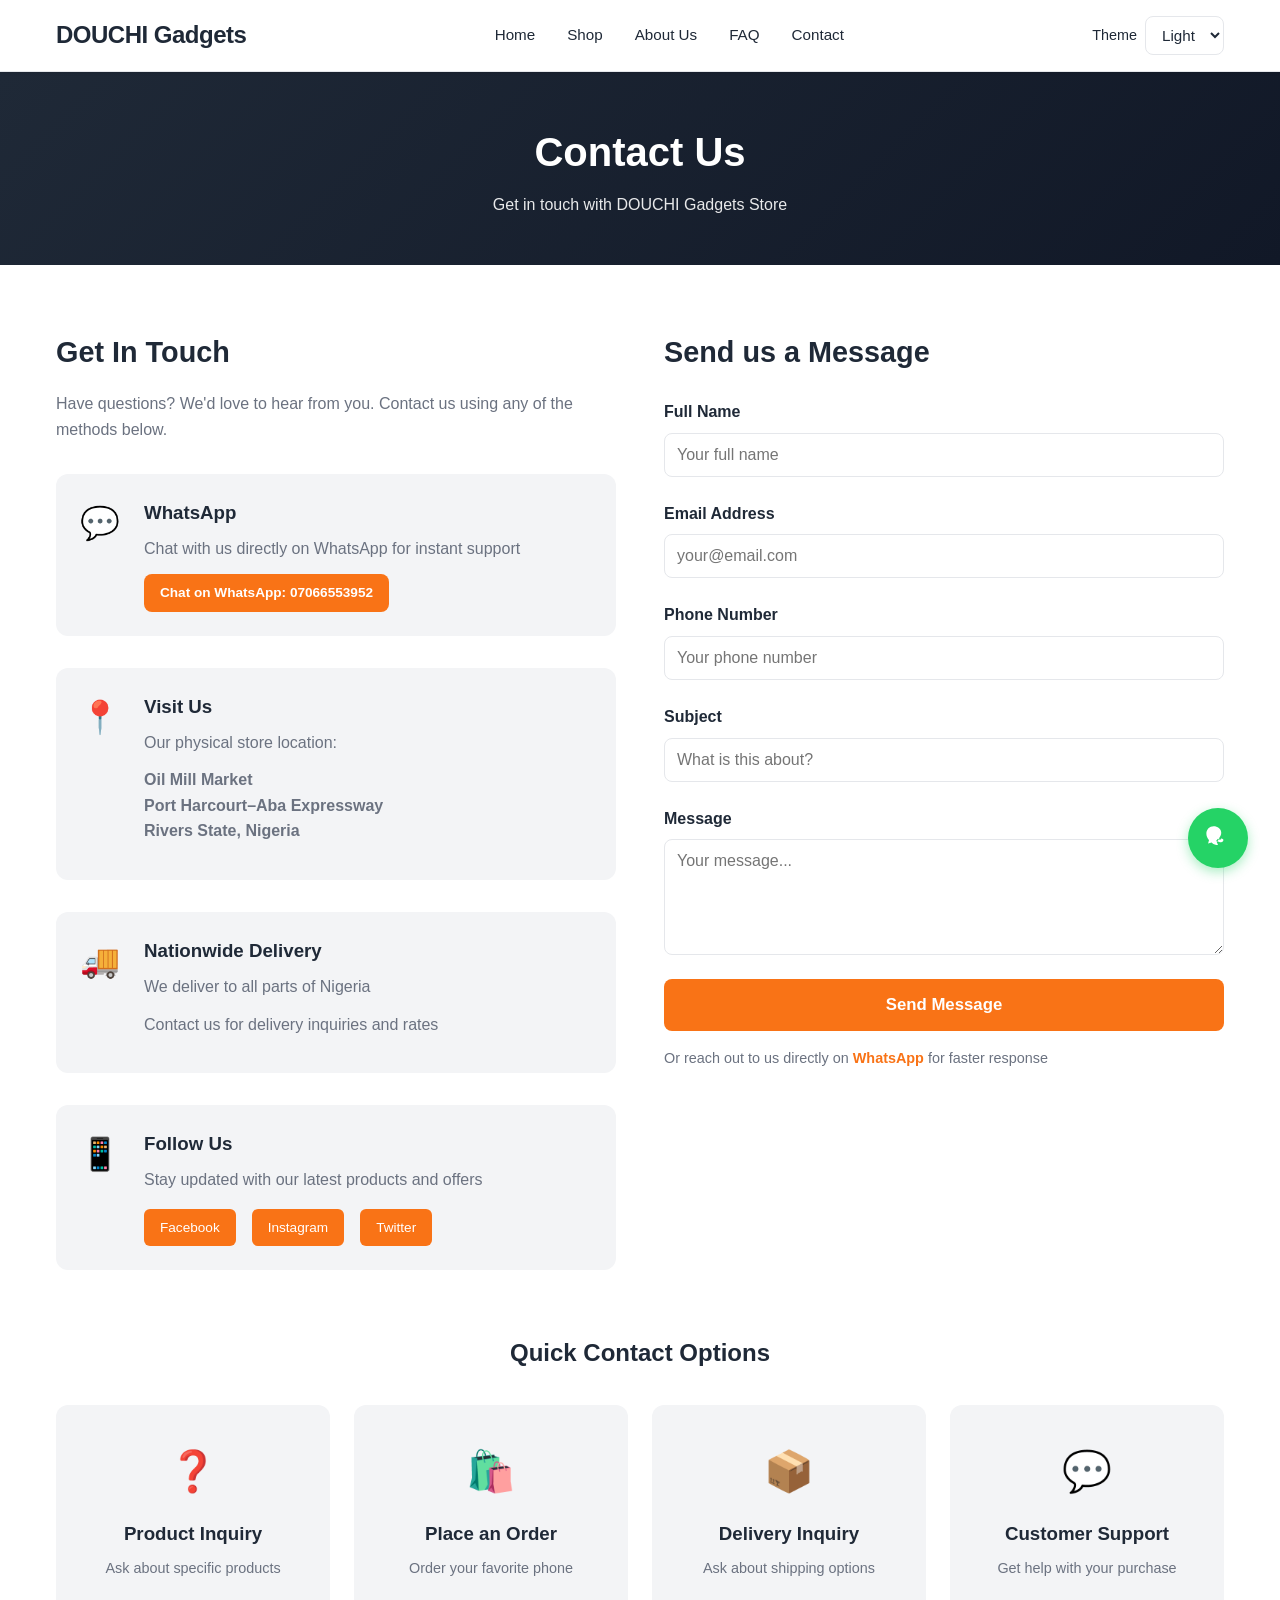
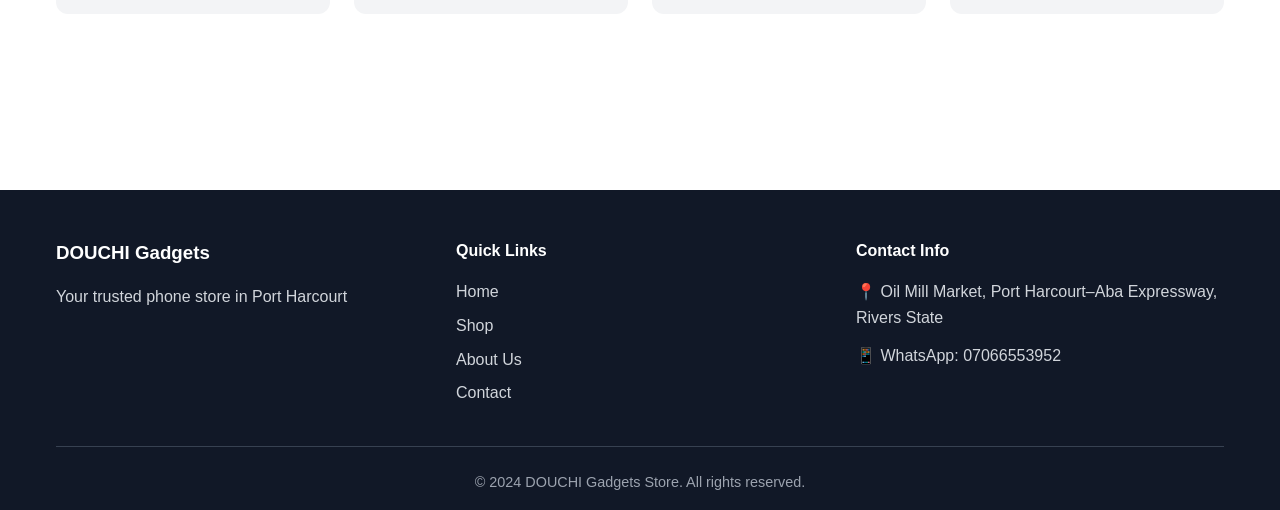
<file: contact.html>
<!DOCTYPE html>
<html lang="en">
<head>
    <meta charset="UTF-8">
    <meta name="viewport" content="width=device-width, initial-scale=1.0">
    <title>Contact Us - DOUCHI Gadgets Store</title>
    <link rel="stylesheet" href="styles.css">
</head>
<body>
    <!-- Navigation -->
    <nav class="navbar">
        <div class="nav-container">
            <div class="logo">
                <h1>DOUCHI Gadgets</h1>
            </div>
            <div class="nav-menu" id="navMenu">
                <a href="index.html" class="nav-link">Home</a>
                <a href="shop.html" class="nav-link">Shop</a>
                <a href="about.html" class="nav-link">About Us</a>
                <a href="faq.html" class="nav-link">FAQ</a>
                <a href="contact.html" class="nav-link active">Contact</a>
            </div>
            <div class="theme-switcher">
                <label for="themeSelect" class="theme-label">Theme</label>
                <select id="themeSelect" class="theme-select">
                    <option value="light">Light</option>
                    <option value="dark">Dark</option>
                </select>
            </div>
            <div class="hamburger" id="hamburger">
                <span></span>
                <span></span>
                <span></span>
            </div>
        </div>
    </nav>

    <!-- Page Header -->
    <div class="page-header">
        <div class="container">
            <h1>Contact Us</h1>
            <p>Get in touch with DOUCHI Gadgets Store</p>
        </div>
    </div>

    <!-- Contact Section -->
    <section class="contact-section">
        <div class="container">
            <div class="contact-content">
                <div class="contact-info">
                    <h2>Get In Touch</h2>
                    <p>Have questions? We'd love to hear from you. Contact us using any of the methods below.</p>

                    <div class="contact-methods">
                        <!-- WhatsApp -->
                        <div class="contact-method">
                            <div class="method-icon">💬</div>
                            <div class="method-content">
                                <h3>WhatsApp</h3>
                                <p>Chat with us directly on WhatsApp for instant support</p>
                                <a href="https://wa.me/2347066553952" target="_blank" class="btn btn-primary btn-small">
                                    Chat on WhatsApp: 07066553952
                                </a>
                            </div>
                        </div>

                        <!-- Location -->
                        <div class="contact-method">
                            <div class="method-icon">📍</div>
                            <div class="method-content">
                                <h3>Visit Us</h3>
                                <p>Our physical store location:</p>
                                <p><strong>Oil Mill Market<br>Port Harcourt–Aba Expressway<br>Rivers State, Nigeria</strong></p>
                            </div>
                        </div>

                        <!-- Delivery -->
                        <div class="contact-method">
                            <div class="method-icon">🚚</div>
                            <div class="method-content">
                                <h3>Nationwide Delivery</h3>
                                <p>We deliver to all parts of Nigeria</p>
                                <p>Contact us for delivery inquiries and rates</p>
                            </div>
                        </div>

                        <!-- Social Media -->
                        <div class="contact-method">
                            <div class="method-icon">📱</div>
                            <div class="method-content">
                                <h3>Follow Us</h3>
                                <p>Stay updated with our latest products and offers</p>
                                <div class="social-links">
                                    <a href="#" class="social-btn">Facebook</a>
                                    <a href="#" class="social-btn">Instagram</a>
                                    <a href="#" class="social-btn">Twitter</a>
                                </div>
                            </div>
                        </div>
                    </div>
                </div>

                <div class="contact-form-container">
                    <h2>Send us a Message</h2>
                    <form class="contact-form" id="contactForm">
                        <div class="form-group">
                            <label for="name">Full Name</label>
                            <input type="text" id="name" name="name" required placeholder="Your full name">
                        </div>

                        <div class="form-group">
                            <label for="email">Email Address</label>
                            <input type="email" id="email" name="email" required placeholder="your@email.com">
                        </div>

                        <div class="form-group">
                            <label for="phone">Phone Number</label>
                            <input type="tel" id="phone" name="phone" required placeholder="Your phone number">
                        </div>

                        <div class="form-group">
                            <label for="subject">Subject</label>
                            <input type="text" id="subject" name="subject" required placeholder="What is this about?">
                        </div>

                        <div class="form-group">
                            <label for="message">Message</label>
                            <textarea id="message" name="message" rows="5" required placeholder="Your message..."></textarea>
                        </div>

                        <button type="submit" class="btn btn-primary btn-large">Send Message</button>
                    </form>
                    <p class="form-note">Or reach out to us directly on <a href="https://wa.me/2347066553952" target="_blank">WhatsApp</a> for faster response</p>
                </div>
            </div>

            <!-- Quick Links -->
            <div class="quick-contact">
                <h2>Quick Contact Options</h2>
                <div class="quick-grid">
                    <a href="https://wa.me/2347066553952?text=Hi%20DOUCHI%20Gadgets!%20I%20have%20a%20product%20inquiry" target="_blank" class="quick-card">
                        <div class="quick-icon">❓</div>
                        <h3>Product Inquiry</h3>
                        <p>Ask about specific products</p>
                    </a>
                    <a href="https://wa.me/2347066553952?text=Hi%20DOUCHI%20Gadgets!%20I%20want%20to%20place%20an%20order" target="_blank" class="quick-card">
                        <div class="quick-icon">🛍️</div>
                        <h3>Place an Order</h3>
                        <p>Order your favorite phone</p>
                    </a>
                    <a href="https://wa.me/2347066553952?text=Hi%20DOUCHI%20Gadgets!%20What%20are%20your%20delivery%20options?" target="_blank" class="quick-card">
                        <div class="quick-icon">📦</div>
                        <h3>Delivery Inquiry</h3>
                        <p>Ask about shipping options</p>
                    </a>
                    <a href="https://wa.me/2347066553952?text=Hi%20DOUCHI%20Gadgets!%20I%20need%20customer%20support" target="_blank" class="quick-card">
                        <div class="quick-icon">💬</div>
                        <h3>Customer Support</h3>
                        <p>Get help with your purchase</p>
                    </a>
                </div>
            </div>
        </div>
    </section>

    <!-- Floating WhatsApp Button -->
    <a href="https://wa.me/2347066553952?text=Hi%20DOUCHI%20Gadgets!%20How%20can%20I%20help?" target="_blank" class="whatsapp-float">
        <svg xmlns="http://www.w3.org/2000/svg" viewBox="0 0 24 24" fill="white" width="24" height="24">
            <path d="M17.6915026,13.4744748 C17.40159,13.3836466 16.0154946,12.6893066 15.7694514,12.5968889 C15.5275632,12.5068075 15.3510469,12.4620474 15.1694301,12.6915026 C14.9914808,12.9179986 14.5345989,13.4624821 14.3826885,13.6448053 C14.2232357,13.8296881 14.0659305,13.8526662 13.776744,13.7601892 C13.4842268,13.6660395 12.5438021,13.3241192 11.4380587,12.3616557 C10.5943067,11.5965253 9.98614022,10.6538819 9.83043867,10.3628976 C9.67901266,10.0746701 9.81911033,9.92734766 9.9098722,9.83532776 C10.0012031,9.7433277 10.1121877,9.57956703 10.2031153,9.42810032 C10.2936229,9.27558156 10.3487079,9.16450486 10.4584134,8.98232841 C10.568715,8.79815649 10.5129201,8.6461652 10.4218925,8.55201849 C10.3314847,8.45786957 9.72928481,7.06155164 9.47793812,6.47283167 C9.23512503,5.89928954 8.98679624,5.97989408 8.79951815,5.97113968 C8.61747768,5.96282084 8.43969466,5.96156255 8.26137605,5.96156255 C8.08398011,5.96156255 7.7903566,6.04308909 7.54862193,6.33210555 C7.30688725,6.62112206 6.68261842,7.31583853 6.68261842,8.71215646 C6.68261842,10.108474 7.57115482,11.4565515 7.66274522,11.6388885 C7.75433562,11.821226 9.26962848,14.484191 11.7278436,15.5028741 C13.5849442,16.2389577 14.3949321,16.2919188 15.3616606,16.1364944 C15.9546842,16.0392525 16.8859266,15.5471607 17.1379886,15.0039986 C17.3887268,14.4602462 17.3887268,14.0102797 17.297822,13.8995264 C17.2046835,13.7862381 17.0279852,13.7294852 16.7877031,13.6328491 L17.6915026,13.4744748 Z M12.0045219,19.0724406 C9.66826786,19.0724406 7.61028844,18.2877791 6.12054976,16.9267347 L5.7036984,16.5695012 L2.1047681,17.3922221 L3.00472407,14.0272909 L2.66273316,13.6283321 C1.18341358,11.9725917 0.370816853,9.80644394 0.370816853,7.47396945 C0.370816853,3.42702723 3.57433626,0.224607394 7.62127819,0.224607394 C9.56845893,0.224607394 11.4108605,0.902808899 12.849798,2.09787122 C14.2882382,3.29309689 15.238296,4.98394269 15.238296,6.85493198 C15.238296,10.9018821 12.0514771,14.1046309 8.00453872,14.1046309 C7.14972606,14.1046309 6.32149628,13.9430872 5.54576213,13.6356855 L5.16844526,13.4829631 L4.56607957,13.6669029 L3.00472407,14.0272909 L3.40158905,12.547611 L3.53201661,11.976365 L3.25077486,11.5872065 C2.65272581,10.7249766 2.31940057,9.66533155 2.31940057,8.54841934 C2.31940057,5.70594869 4.57915046,3.44620118 7.42161995,3.44620118 C9.25137832,3.44620118 10.9428821,4.28316872 11.966196,5.60896023 C12.9890099,6.93475187 13.5604326,8.66271321 13.5604326,10.4917589 C13.5604326,13.2546196 11.8387833,15.5343127 9.43935526,15.5343127 C8.59098975,15.5343127 7.79049298,15.2456433 7.14972606,14.7389984 L6.77241016,14.4753911 L6.17924916,14.5883762 L5.07717156,14.8160005 L5.50403142,13.3706704 L5.6344589,12.8584825 L5.34323148,12.4769916 C4.92886562,11.9232268 4.68525108,11.2107066 4.68525108,10.4404738 C4.68525108,8.63156151 6.12054976,7.1882485 7.92945819,7.1882485 C9.06773749,7.1882485 10.1268001,7.64254988 10.85336293,8.3691131 C11.5799258,9.09568593 12.0337662,10.1527869 12.0337662,11.2912145 C12.0337662,12.5395234 11.4571766,13.6269213 10.5505308,14.3071918 L10.1850227,14.5723003 L10.1850227,14.5723003 Z"/>
        </svg>
    </a>

    <!-- Footer -->
    <footer class="footer">
        <div class="container">
            <div class="footer-content">
                <div class="footer-section">
                    <h3>DOUCHI Gadgets</h3>
                    <p>Your trusted phone store in Port Harcourt</p>
                </div>
                <div class="footer-section">
                    <h4>Quick Links</h4>
                    <ul>
                        <li><a href="index.html">Home</a></li>
                        <li><a href="shop.html">Shop</a></li>
                        <li><a href="about.html">About Us</a></li>
                        <li><a href="contact.html">Contact</a></li>
                    </ul>
                </div>
                <div class="footer-section">
                    <h4>Contact Info</h4>
                    <p>📍 Oil Mill Market, Port Harcourt–Aba Expressway, Rivers State</p>
                    <p>📱 WhatsApp: <a href="https://wa.me/2347066553952" target="_blank">07066553952</a></p>
                </div>
            </div>
            <div class="footer-bottom">
                <p>&copy; 2024 DOUCHI Gadgets Store. All rights reserved.</p>
            </div>
        </div>
    </footer>

    <script src="script.js"></script>
</body>
</html>
</file>
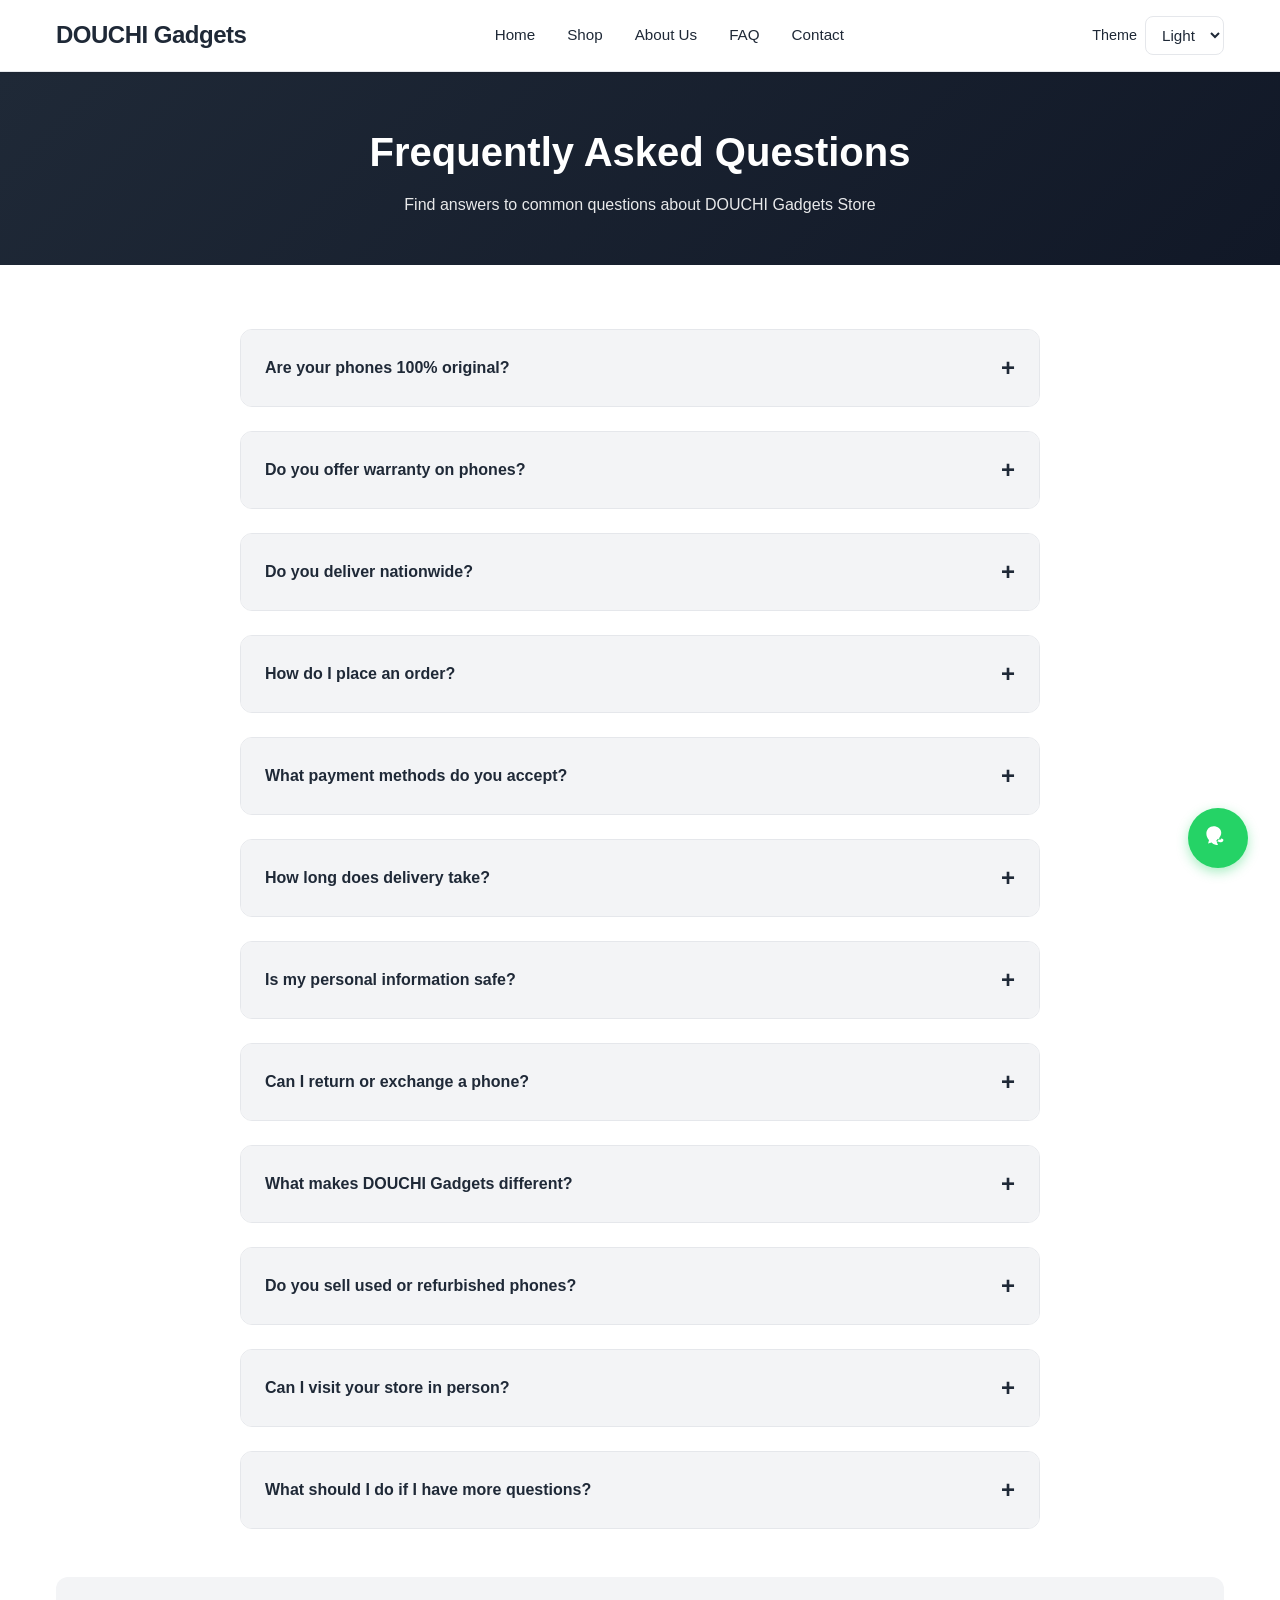
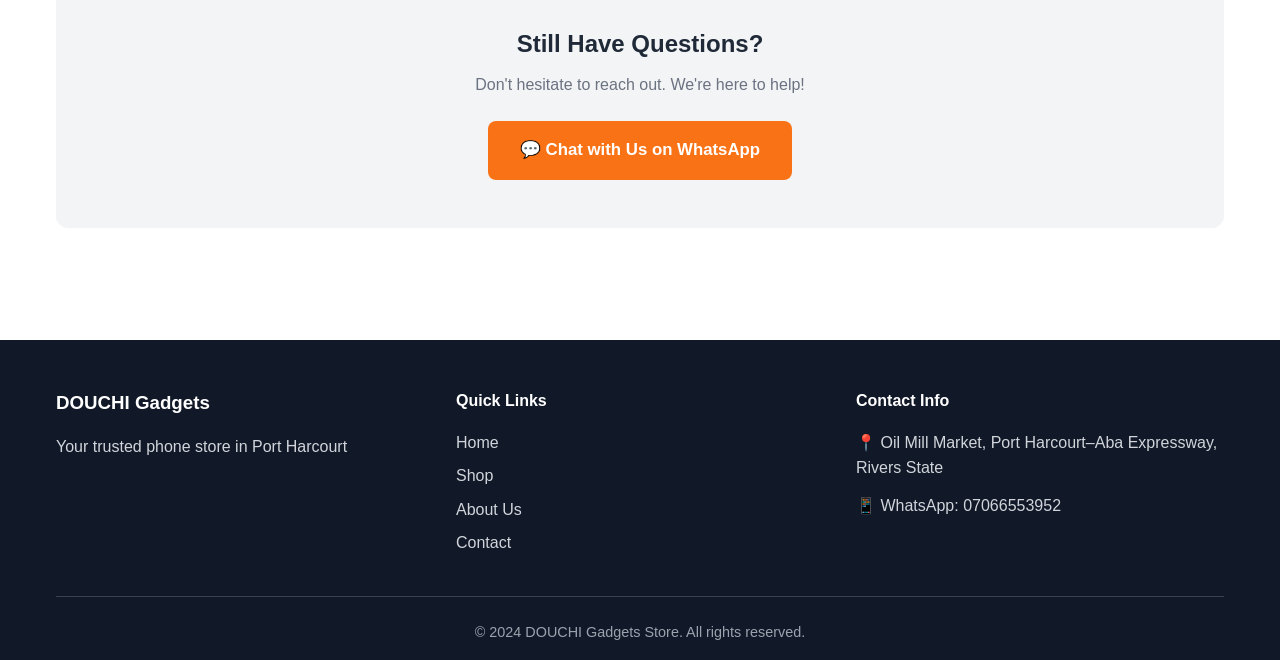
<file: faq.html>
<!DOCTYPE html>
<html lang="en">
<head>
    <meta charset="UTF-8">
    <meta name="viewport" content="width=device-width, initial-scale=1.0">
    <title>FAQ - DOUCHI Gadgets Store</title>
    <link rel="stylesheet" href="styles.css">
</head>
<body>
    <!-- Navigation -->
    <nav class="navbar">
        <div class="nav-container">
            <div class="logo">
                <h1>DOUCHI Gadgets</h1>
            </div>
            <div class="nav-menu" id="navMenu">
                <a href="index.html" class="nav-link">Home</a>
                <a href="shop.html" class="nav-link">Shop</a>
                <a href="about.html" class="nav-link">About Us</a>
                <a href="faq.html" class="nav-link active">FAQ</a>
                <a href="contact.html" class="nav-link">Contact</a>
            </div>
            <div class="theme-switcher">
                <label for="themeSelect" class="theme-label">Theme</label>
                <select id="themeSelect" class="theme-select">
                    <option value="light">Light</option>
                    <option value="dark">Dark</option>
                </select>
            </div>
            <div class="hamburger" id="hamburger">
                <span></span>
                <span></span>
                <span></span>
            </div>
        </div>
    </nav>

    <!-- Page Header -->
    <div class="page-header">
        <div class="container">
            <h1>Frequently Asked Questions</h1>
            <p>Find answers to common questions about DOUCHI Gadgets Store</p>
        </div>
    </div>

    <!-- FAQ Section -->
    <section class="faq-section">
        <div class="container">
            <div class="faq-container">
                <!-- FAQ Item 1 -->
                <div class="faq-item">
                    <button class="faq-question">
                        <span>Are your phones 100% original?</span>
                        <span class="faq-toggle">+</span>
                    </button>
                    <div class="faq-answer">
                        <p>
                            Yes! All phones sold at DOUCHI Gadgets Store are guaranteed to be 100% original and authentic. 
                            We source directly from authorized distributors and maintain strict quality control to ensure 
                            every device is genuine. We stand behind our products with our reputation and customer satisfaction guarantee.
                        </p>
                    </div>
                </div>

                <!-- FAQ Item 2 -->
                <div class="faq-item">
                    <button class="faq-question">
                        <span>Do you offer warranty on phones?</span>
                        <span class="faq-toggle">+</span>
                    </button>
                    <div class="faq-answer">
                        <p>
                            Yes, we offer warranty on select products. Warranty availability and coverage depend on the specific 
                            device and model. We recommend contacting us on WhatsApp to inquire about warranty options for your 
                            desired phone. Our team will provide detailed information about the warranty terms and conditions.
                        </p>
                    </div>
                </div>

                <!-- FAQ Item 3 -->
                <div class="faq-item">
                    <button class="faq-question">
                        <span>Do you deliver nationwide?</span>
                        <span class="faq-toggle">+</span>
                    </button>
                    <div class="faq-answer">
                        <p>
                            Absolutely! We deliver to all parts of Nigeria. Our nationwide delivery service ensures that you can 
                            order from anywhere in the country and have your phone delivered safely to your location. Delivery times 
                            vary depending on your location, but we always prioritize fast and secure delivery.
                        </p>
                    </div>
                </div>

                <!-- FAQ Item 4 -->
                <div class="faq-item">
                    <button class="faq-question">
                        <span>How do I place an order?</span>
                        <span class="faq-toggle">+</span>
                    </button>
                    <div class="faq-answer">
                        <p>
                            Ordering is simple and convenient! Just:
                        </p>
                        <ol style="margin: 1rem 0; padding-left: 1.5rem;">
                            <li>Browse our shop page or contact us with your desired phone</li>
                            <li>Chat with us on WhatsApp: <a href="https://wa.me/2347066553952" target="_blank">07066553952</a></li>
                            <li>Confirm the product details and pricing</li>
                            <li>Complete payment arrangements</li>
                            <li>Receive your phone with secure packaging</li>
                        </ol>
                        <p>We handle everything through WhatsApp for a seamless experience!</p>
                    </div>
                </div>

                <!-- FAQ Item 5 -->
                <div class="faq-item">
                    <button class="faq-question">
                        <span>What payment methods do you accept?</span>
                        <span class="faq-toggle">+</span>
                    </button>
                    <div class="faq-answer">
                        <p>
                            We accept various payment methods to make your purchase convenient. For specific payment options 
                            available for your order, please contact us on WhatsApp. Our team will guide you through the available 
                            payment methods and help you choose the best option for you.
                        </p>
                    </div>
                </div>

                <!-- FAQ Item 6 -->
                <div class="faq-item">
                    <button class="faq-question">
                        <span>How long does delivery take?</span>
                        <span class="faq-toggle">+</span>
                    </button>
                    <div class="faq-answer">
                        <p>
                            Delivery times depend on your location within Nigeria:
                        </p>
                        <ul style="margin: 1rem 0; padding-left: 1.5rem;">
                            <li><strong>Port Harcourt & Nearby:</strong> 1-2 days</li>
                            <li><strong>Within Rivers State:</strong> 2-3 days</li>
                            <li><strong>Other Nigerian States:</strong> 3-7 days depending on distance</li>
                        </ul>
                        <p>We'll provide you with a specific delivery timeline after your order is confirmed.</p>
                    </div>
                </div>

                <!-- FAQ Item 7 -->
                <div class="faq-item">
                    <button class="faq-question">
                        <span>Is my personal information safe?</span>
                        <span class="faq-toggle">+</span>
                    </button>
                    <div class="faq-answer">
                        <p>
                            Yes, your personal and payment information is completely safe with us. We take data security seriously 
                            and handle all transactions with the utmost confidentiality. Your information will only be used for 
                            order processing and delivery purposes.
                        </p>
                    </div>
                </div>

                <!-- FAQ Item 8 -->
                <div class="faq-item">
                    <button class="faq-question">
                        <span>Can I return or exchange a phone?</span>
                        <span class="faq-toggle">+</span>
                    </button>
                    <div class="faq-answer">
                        <p>
                            Yes, we have a return and exchange policy to protect your purchase. The specific terms depend on 
                            the product and circumstances. Please contact us on WhatsApp with details about your situation, 
                            and our team will work with you to find the best solution.
                        </p>
                    </div>
                </div>

                <!-- FAQ Item 9 -->
                <div class="faq-item">
                    <button class="faq-question">
                        <span>What makes DOUCHI Gadgets different?</span>
                        <span class="faq-toggle">+</span>
                    </button>
                    <div class="faq-answer">
                        <p>
                            Several factors set us apart:
                        </p>
                        <ul style="margin: 1rem 0; padding-left: 1.5rem;">
                            <li>100% authentic and original phones</li>
                            <li>Competitive pricing on genuine devices</li>
                            <li>Fast nationwide delivery service</li>
                            <li>Excellent customer support via WhatsApp</li>
                            <li>Wide variety of iPhones and accessories</li>
                            <li>Warranty options available</li>
                            <li>Trusted reputation in Port Harcourt</li>
                        </ul>
                    </div>
                </div>

                <!-- FAQ Item 10 -->
                <div class="faq-item">
                    <button class="faq-question">
                        <span>Do you sell used or refurbished phones?</span>
                        <span class="faq-toggle">+</span>
                    </button>
                    <div class="faq-answer">
                        <p>
                            All phones at DOUCHI Gadgets Store are brand new and authentic. We do not sell used or refurbished devices. 
                            Every phone comes in original packaging with all accessories included. Quality and authenticity are our top priorities.
                        </p>
                    </div>
                </div>

                <!-- FAQ Item 11 -->
                <div class="faq-item">
                    <button class="faq-question">
                        <span>Can I visit your store in person?</span>
                        <span class="faq-toggle">+</span>
                    </button>
                    <div class="faq-answer">
                        <p>
                            Yes! You can visit us at:
                        </p>
                        <p style="margin: 1rem 0;">
                            <strong>Oil Mill Market<br>
                            Port Harcourt–Aba Expressway<br>
                            Rivers State, Nigeria</strong>
                        </p>
                        <p>
                            We recommend sending us a message on WhatsApp before visiting to ensure someone is available to assist you.
                        </p>
                    </div>
                </div>

                <!-- FAQ Item 12 -->
                <div class="faq-item">
                    <button class="faq-question">
                        <span>What should I do if I have more questions?</span>
                        <span class="faq-toggle">+</span>
                    </button>
                    <div class="faq-answer">
                        <p>
                            If you have questions not answered here, feel free to reach out to us directly:
                        </p>
                        <ul style="margin: 1rem 0; padding-left: 1.5rem;">
                            <li><strong>WhatsApp:</strong> <a href="https://wa.me/2347066553952" target="_blank">07066553952</a></li>
                            <li><strong>Visit our Contact Page:</strong> <a href="contact.html">Contact Us</a></li>
                            <li><strong>Check our Shop:</strong> <a href="shop.html">Shop Page</a></li>
                        </ul>
                        <p>Our team is always ready to help!</p>
                    </div>
                </div>
            </div>

            <!-- FAQ CTA -->
            <div class="faq-cta">
                <h2>Still Have Questions?</h2>
                <p>Don't hesitate to reach out. We're here to help!</p>
                <a href="https://wa.me/2347066553952?text=Hi%20DOUCHI%20Gadgets!%20I%20have%20a%20question" target="_blank" class="btn btn-primary btn-large">
                    💬 Chat with Us on WhatsApp
                </a>
            </div>
        </div>
    </section>

    <!-- Floating WhatsApp Button -->
    <a href="https://wa.me/2347066553952?text=Hi%20DOUCHI%20Gadgets!%20How%20can%20I%20help?" target="_blank" class="whatsapp-float">
        <svg xmlns="http://www.w3.org/2000/svg" viewBox="0 0 24 24" fill="white" width="24" height="24">
            <path d="M17.6915026,13.4744748 C17.40159,13.3836466 16.0154946,12.6893066 15.7694514,12.5968889 C15.5275632,12.5068075 15.3510469,12.4620474 15.1694301,12.6915026 C14.9914808,12.9179986 14.5345989,13.4624821 14.3826885,13.6448053 C14.2232357,13.8296881 14.0659305,13.8526662 13.776744,13.7601892 C13.4842268,13.6660395 12.5438021,13.3241192 11.4380587,12.3616557 C10.5943067,11.5965253 9.98614022,10.6538819 9.83043867,10.3628976 C9.67901266,10.0746701 9.81911033,9.92734766 9.9098722,9.83532776 C10.0012031,9.7433277 10.1121877,9.57956703 10.2031153,9.42810032 C10.2936229,9.27558156 10.3487079,9.16450486 10.4584134,8.98232841 C10.568715,8.79815649 10.5129201,8.6461652 10.4218925,8.55201849 C10.3314847,8.45786957 9.72928481,7.06155164 9.47793812,6.47283167 C9.23512503,5.89928954 8.98679624,5.97989408 8.79951815,5.97113968 C8.61747768,5.96282084 8.43969466,5.96156255 8.26137605,5.96156255 C8.08398011,5.96156255 7.7903566,6.04308909 7.54862193,6.33210555 C7.30688725,6.62112206 6.68261842,7.31583853 6.68261842,8.71215646 C6.68261842,10.108474 7.57115482,11.4565515 7.66274522,11.6388885 C7.75433562,11.821226 9.26962848,14.484191 11.7278436,15.5028741 C13.5849442,16.2389577 14.3949321,16.2919188 15.3616606,16.1364944 C15.9546842,16.0392525 16.8859266,15.5471607 17.1379886,15.0039986 C17.3887268,14.4602462 17.3887268,14.0102797 17.297822,13.8995264 C17.2046835,13.7862381 17.0279852,13.7294852 16.7877031,13.6328491 L17.6915026,13.4744748 Z M12.0045219,19.0724406 C9.66826786,19.0724406 7.61028844,18.2877791 6.12054976,16.9267347 L5.7036984,16.5695012 L2.1047681,17.3922221 L3.00472407,14.0272909 L2.66273316,13.6283321 C1.18341358,11.9725917 0.370816853,9.80644394 0.370816853,7.47396945 C0.370816853,3.42702723 3.57433626,0.224607394 7.62127819,0.224607394 C9.56845893,0.224607394 11.4108605,0.902808899 12.849798,2.09787122 C14.2882382,3.29309689 15.238296,4.98394269 15.238296,6.85493198 C15.238296,10.9018821 12.0514771,14.1046309 8.00453872,14.1046309 C7.14972606,14.1046309 6.32149628,13.9430872 5.54576213,13.6356855 L5.16844526,13.4829631 L4.56607957,13.6669029 L3.00472407,14.0272909 L3.40158905,12.547611 L3.53201661,11.976365 L3.25077486,11.5872065 C2.65272581,10.7249766 2.31940057,9.66533155 2.31940057,8.54841934 C2.31940057,5.70594869 4.57915046,3.44620118 7.42161995,3.44620118 C9.25137832,3.44620118 10.9428821,4.28316872 11.966196,5.60896023 C12.9890099,6.93475187 13.5604326,8.66271321 13.5604326,10.4917589 C13.5604326,13.2546196 11.8387833,15.5343127 9.43935526,15.5343127 C8.59098975,15.5343127 7.79049298,15.2456433 7.14972606,14.7389984 L6.77241016,14.4753911 L6.17924916,14.5883762 L5.07717156,14.8160005 L5.50403142,13.3706704 L5.6344589,12.8584825 L5.34323148,12.4769916 C4.92886562,11.9232268 4.68525108,11.2107066 4.68525108,10.4404738 C4.68525108,8.63156151 6.12054976,7.1882485 7.92945819,7.1882485 C9.06773749,7.1882485 10.1268001,7.64254988 10.85336293,8.3691131 C11.5799258,9.09568593 12.0337662,10.1527869 12.0337662,11.2912145 C12.0337662,12.5395234 11.4571766,13.6269213 10.5505308,14.3071918 L10.1850227,14.5723003 L10.1850227,14.5723003 Z"/>
        </svg>
    </a>

    <!-- Footer -->
    <footer class="footer">
        <div class="container">
            <div class="footer-content">
                <div class="footer-section">
                    <h3>DOUCHI Gadgets</h3>
                    <p>Your trusted phone store in Port Harcourt</p>
                </div>
                <div class="footer-section">
                    <h4>Quick Links</h4>
                    <ul>
                        <li><a href="index.html">Home</a></li>
                        <li><a href="shop.html">Shop</a></li>
                        <li><a href="about.html">About Us</a></li>
                        <li><a href="contact.html">Contact</a></li>
                    </ul>
                </div>
                <div class="footer-section">
                    <h4>Contact Info</h4>
                    <p>📍 Oil Mill Market, Port Harcourt–Aba Expressway, Rivers State</p>
                    <p>📱 WhatsApp: <a href="https://wa.me/2347066553952" target="_blank">07066553952</a></p>
                </div>
            </div>
            <div class="footer-bottom">
                <p>&copy; 2024 DOUCHI Gadgets Store. All rights reserved.</p>
            </div>
        </div>
    </footer>

    <script src="script.js"></script>
</body>
</html>
</file>
<file: styles.css>
/* ==========================================
   DOUCHI Gadgets Store - Main Stylesheet
   ========================================== */

* {
    margin: 0;
    padding: 0;
    box-sizing: border-box;
}

:root {
    --primary-color: #1f2937;
    --secondary-color: #f97316;
    --accent-gold: #d4af37;
    --accent-blue: #2563eb;
    --white: #ffffff;
    --light-gray: #f3f4f6;
    --dark-gray: #111827;
    --border-color: #e5e7eb;
    --success: #10b981;
}

body.dark-mode {
    --primary-color: #f8fafc;
    --secondary-color: #f97316;
    --accent-gold: #d4af37;
    --accent-blue: #60a5fa;
    --white: #0f172a;
    --light-gray: #1f2937;
    --dark-gray: #0b1120;
    --border-color: #374151;
    --success: #22c55e;
}

body {
    font-family: -apple-system, BlinkMacSystemFont, 'Segoe UI', 'Roboto', 'Helvetica', 'Arial', sans-serif;
    line-height: 1.6;
    color: var(--primary-color);
    background-color: var(--white);
}

html {
    scroll-behavior: smooth;
}

/* ==========================================
   CONTAINER & LAYOUT
   ========================================== */

.container {
    max-width: 1200px;
    margin: 0 auto;
    padding: 0 1rem;
}

/* ==========================================
   NAVIGATION
   ========================================== */

.navbar {
    background-color: var(--white);
    border-bottom: 1px solid var(--border-color);
    position: sticky;
    top: 0;
    z-index: 1000;
    box-shadow: 0 1px 3px rgba(0, 0, 0, 0.1);
}

.nav-container {
    display: flex;
    justify-content: space-between;
    align-items: center;
    padding: 1rem 1rem;
    max-width: 1200px;
    margin: 0 auto;
    flex-wrap: wrap;
    gap: 1rem;
}

.logo h1 {
    font-size: 1.5rem;
    color: var(--primary-color);
    font-weight: 700;
    letter-spacing: -0.5px;
}

.nav-menu {
    display: flex;
    gap: 2rem;
    align-items: center;
}

.nav-link {
    text-decoration: none;
    color: var(--primary-color);
    font-weight: 500;
    font-size: 0.95rem;
    transition: color 0.3s ease;
    position: relative;
}

.nav-link:hover,
.nav-link.active {
    color: var(--secondary-color);
}

.nav-link.active::after {
    content: '';
    position: absolute;
    bottom: -8px;
    left: 0;
    width: 100%;
    height: 2px;
    background-color: var(--secondary-color);
}

.hamburger {
    display: none;
    flex-direction: column;
    cursor: pointer;
    gap: 5px;
}

.hamburger span {
    width: 25px;
    height: 3px;
    background-color: var(--primary-color);
    border-radius: 2px;
    transition: 0.3s;
}

.theme-switcher {
    display: flex;
    align-items: center;
    gap: 0.5rem;
}

.theme-label {
    font-size: 0.9rem;
    color: var(--primary-color);
}

.theme-select {
    padding: 0.55rem 0.75rem;
    border-radius: 8px;
    border: 1px solid var(--border-color);
    background-color: var(--white);
    color: var(--primary-color);
    font-size: 0.95rem;
    cursor: pointer;
}

/* ==========================================
   HERO SECTION
   ========================================== */

.hero {
    background: linear-gradient(135deg, var(--primary-color) 0%, var(--dark-gray) 100%);
    color: var(--white);
    padding: 6rem 1rem;
    text-align: center;
}

.hero-content {
    max-width: 800px;
    margin: 0 auto;
}

.hero-title {
    font-size: clamp(1.8rem, 5vw, 3rem);
    margin-bottom: 1rem;
    font-weight: 700;
    line-height: 1.2;
    letter-spacing: -0.5px;
}

.hero-subtitle {
    font-size: 1.1rem;
    margin-bottom: 2rem;
    opacity: 0.95;
    font-weight: 300;
}

.hero-buttons {
    display: flex;
    gap: 1rem;
    justify-content: center;
    flex-wrap: wrap;
}

/* ==========================================
   BUTTONS
   ========================================== */

.btn {
    display: inline-block;
    padding: 0.75rem 1.5rem;
    border-radius: 8px;
    text-decoration: none;
    font-weight: 600;
    font-size: 0.95rem;
    transition: all 0.3s ease;
    border: none;
    cursor: pointer;
    text-align: center;
    white-space: nowrap;
}

.btn-primary {
    background-color: var(--secondary-color);
    color: var(--white);
}

.btn-primary:hover {
    background-color: #ea580c;
    transform: translateY(-2px);
    box-shadow: 0 8px 16px rgba(249, 115, 22, 0.3);
}

.btn-secondary {
    background-color: var(--white);
    color: var(--secondary-color);
    border: 2px solid var(--secondary-color);
}

.btn-secondary:hover {
    background-color: var(--secondary-color);
    color: var(--white);
}

.btn-small {
    padding: 0.5rem 1rem;
    font-size: 0.85rem;
}

.btn-large {
    padding: 1rem 2rem;
    font-size: 1.05rem;
}

/* ==========================================
   SECTIONS
   ========================================== */

.featured-section,
.trust-section,
.about-section,
.shop-section,
.contact-section,
.faq-section {
    padding: 4rem 1rem;
}

.section-title {
    font-size: clamp(1.8rem, 4vw, 2.5rem);
    margin-bottom: 3rem;
    text-align: center;
    color: var(--primary-color);
    font-weight: 700;
}

/* ==========================================
   PRODUCTS GRID
   ========================================== */

.products-grid {
    display: grid;
    grid-template-columns: repeat(auto-fill, minmax(280px, 1fr));
    gap: 2rem;
    margin-bottom: 3rem;
}

.product-card {
    border: 1px solid var(--border-color);
    border-radius: 12px;
    overflow: hidden;
    transition: all 0.3s ease;
    background-color: var(--white);
}

.product-card:hover {
    box-shadow: 0 12px 24px rgba(0, 0, 0, 0.1);
    transform: translateY(-4px);
}

.product-image {
    width: 100%;
    height: 250px;
    overflow: hidden;
    background-color: var(--light-gray);
}

.product-image img {
    width: 100%;
    height: 100%;
    object-fit: cover;
    transition: transform 0.3s ease;
}

.product-card:hover .product-image img {
    transform: scale(1.05);
}

.product-info {
    padding: 1.5rem;
}

.product-info h3 {
    font-size: 1.1rem;
    margin-bottom: 0.5rem;
    color: var(--primary-color);
}

.product-price {
    font-size: 1.25rem;
    color: var(--secondary-color);
    font-weight: 700;
    margin-bottom: 1rem;
}

/* ==========================================
   TRUST SECTION
   ========================================== */

.trust-grid {
    display: grid;
    grid-template-columns: repeat(auto-fit, minmax(250px, 1fr));
    gap: 2rem;
}

.trust-card {
    text-align: center;
    padding: 2rem;
    border-radius: 12px;
    background-color: var(--light-gray);
    transition: all 0.3s ease;
}

.trust-card:hover {
    transform: translateY(-4px);
    box-shadow: 0 8px 16px rgba(0, 0, 0, 0.1);
}

.trust-icon {
    font-size: 2.5rem;
    margin-bottom: 1rem;
}

.trust-card h3 {
    font-size: 1.2rem;
    margin-bottom: 0.5rem;
    color: var(--primary-color);
}

.trust-card p {
    color: #6b7280;
    font-size: 0.95rem;
}

/* ==========================================
   CTA SECTION
   ========================================== */

.cta-section {
    background: linear-gradient(135deg, var(--secondary-color) 0%, #ea580c 100%);
    color: var(--white);
    padding: 4rem 1rem;
    text-align: center;
}

.cta-section h2 {
    font-size: clamp(1.5rem, 3vw, 2.2rem);
    margin-bottom: 1rem;
}

.cta-section p {
    font-size: 1.1rem;
    margin-bottom: 2rem;
    opacity: 0.95;
}

/* ==========================================
   PAGE HEADER
   ========================================== */

.page-header {
    background: linear-gradient(135deg, var(--primary-color) 0%, var(--dark-gray) 100%);
    color: var(--white);
    padding: 3rem 1rem;
    text-align: center;
}

.page-header h1 {
    font-size: clamp(1.8rem, 4vw, 2.5rem);
    margin-bottom: 0.5rem;
}

.page-header p {
    font-size: 1rem;
    opacity: 0.9;
}

/* ==========================================
   SHOP SECTION
   ========================================== */

.filter-container {
    display: flex;
    gap: 1rem;
    justify-content: center;
    margin-bottom: 3rem;
    flex-wrap: wrap;
}

.filter-btn {
    padding: 0.75rem 1.5rem;
    border: 2px solid var(--border-color);
    background-color: var(--white);
    color: var(--primary-color);
    border-radius: 8px;
    cursor: pointer;
    font-weight: 600;
    transition: all 0.3s ease;
}

.filter-btn:hover,
.filter-btn.active {
    background-color: var(--secondary-color);
    color: var(--white);
    border-color: var(--secondary-color);
}

.shop-cta {
    text-align: center;
    padding: 3rem 1rem;
    background-color: var(--light-gray);
    border-radius: 12px;
    margin-top: 3rem;
}

.shop-cta h2 {
    margin-bottom: 0.5rem;
}

.shop-cta p {
    margin-bottom: 1.5rem;
    color: #6b7280;
}

/* ==========================================
   ABOUT SECTION
   ========================================== */

.about-content {
    display: grid;
    grid-template-columns: 1fr 1fr;
    gap: 3rem;
    align-items: center;
    margin-bottom: 3rem;
}

.about-text h2 {
    font-size: 2rem;
    margin-bottom: 1.5rem;
    color: var(--primary-color);
}

.about-text p {
    margin-bottom: 1.5rem;
    line-height: 1.8;
    color: #4b5563;
}

.about-image {
    border-radius: 12px;
    overflow: hidden;
}

.about-image img {
    width: 100%;
    height: auto;
    display: block;
}

.mission-vision {
    display: grid;
    grid-template-columns: 1fr 1fr;
    gap: 2rem;
    margin: 3rem 0;
}

.mission-card,
.vision-card {
    padding: 2rem;
    border-radius: 12px;
    background-color: var(--light-gray);
}

.mission-card h3,
.vision-card h3 {
    font-size: 1.3rem;
    margin-bottom: 1rem;
    color: var(--primary-color);
}

.why-choose {
    margin: 4rem 0;
}

.benefits-grid {
    display: grid;
    grid-template-columns: repeat(auto-fit, minmax(280px, 1fr));
    gap: 2rem;
}

.benefit {
    padding: 2rem;
    background-color: var(--light-gray);
    border-radius: 12px;
    text-align: center;
}

.benefit-icon {
    font-size: 2rem;
    margin-bottom: 1rem;
}

.benefit h4 {
    font-size: 1.1rem;
    margin-bottom: 0.5rem;
    color: var(--primary-color);
}

.commitment {
    background-color: var(--light-gray);
    padding: 3rem;
    border-radius: 12px;
    margin: 3rem 0;
}

.commitment h2 {
    margin-bottom: 1.5rem;
    color: var(--primary-color);
}

.commitment-list {
    list-style-position: inside;
    color: #4b5563;
}

.commitment-list li {
    margin-bottom: 0.75rem;
}

.about-cta {
    text-align: center;
    padding: 3rem 1rem;
    background-color: var(--secondary-color);
    color: var(--white);
    border-radius: 12px;
    margin-top: 3rem;
}

.about-cta h2 {
    color: var(--white);
    margin-bottom: 0.5rem;
}

.about-cta p {
    color: rgba(255, 255, 255, 0.9);
    margin-bottom: 1.5rem;
}

/* ==========================================
   CONTACT SECTION
   ========================================== */

.contact-content {
    display: grid;
    grid-template-columns: 1fr 1fr;
    gap: 3rem;
    margin-bottom: 3rem;
}

.contact-info h2 {
    font-size: 1.8rem;
    margin-bottom: 1rem;
    color: var(--primary-color);
}

.contact-info > p {
    color: #6b7280;
    margin-bottom: 2rem;
}

.contact-methods {
    display: grid;
    gap: 2rem;
}

.contact-method {
    display: flex;
    gap: 1.5rem;
    padding: 1.5rem;
    background-color: var(--light-gray);
    border-radius: 12px;
}

.method-icon {
    font-size: 2rem;
    flex-shrink: 0;
}

.method-content h3 {
    margin-bottom: 0.5rem;
    color: var(--primary-color);
}

.method-content p {
    color: #6b7280;
    margin-bottom: 0.75rem;
}

.contact-form-container h2 {
    font-size: 1.8rem;
    margin-bottom: 1.5rem;
    color: var(--primary-color);
}

.contact-form {
    display: grid;
    gap: 1.5rem;
}

.form-group {
    display: flex;
    flex-direction: column;
}

.form-group label {
    margin-bottom: 0.5rem;
    font-weight: 600;
    color: var(--primary-color);
}

.form-group input,
.form-group textarea {
    padding: 0.75rem;
    border: 1px solid var(--border-color);
    border-radius: 8px;
    font-family: inherit;
    font-size: 1rem;
    transition: border-color 0.3s ease;
}

.form-group input:focus,
.form-group textarea:focus {
    outline: none;
    border-color: var(--secondary-color);
    box-shadow: 0 0 0 3px rgba(249, 115, 22, 0.1);
}

.form-note {
    margin-top: 1rem;
    color: #6b7280;
    font-size: 0.9rem;
}

.form-note a {
    color: var(--secondary-color);
    text-decoration: none;
    font-weight: 600;
}

.quick-contact {
    margin: 4rem 0;
}

.quick-contact h2 {
    margin-bottom: 2rem;
    text-align: center;
}

.quick-grid {
    display: grid;
    grid-template-columns: repeat(auto-fit, minmax(240px, 1fr));
    gap: 1.5rem;
}

.quick-card {
    display: block;
    padding: 2rem;
    background-color: var(--light-gray);
    border-radius: 12px;
    text-decoration: none;
    color: var(--primary-color);
    text-align: center;
    transition: all 0.3s ease;
    border: 2px solid transparent;
}

.quick-card:hover {
    border-color: var(--secondary-color);
    transform: translateY(-4px);
    box-shadow: 0 8px 16px rgba(0, 0, 0, 0.1);
}

.quick-icon {
    font-size: 2.5rem;
    margin-bottom: 1rem;
}

.quick-card h3 {
    margin-bottom: 0.5rem;
}

.quick-card p {
    color: #6b7280;
    font-size: 0.9rem;
}

.social-links {
    display: flex;
    gap: 1rem;
    margin-top: 1rem;
    flex-wrap: wrap;
}

.social-btn {
    padding: 0.5rem 1rem;
    background-color: var(--secondary-color);
    color: var(--white);
    border-radius: 6px;
    text-decoration: none;
    font-size: 0.85rem;
    transition: all 0.3s ease;
}

.social-btn:hover {
    background-color: #ea580c;
}

/* ==========================================
   FAQ SECTION
   ========================================== */

.faq-container {
    max-width: 800px;
    margin: 0 auto 3rem;
}

.faq-item {
    margin-bottom: 1.5rem;
    border: 1px solid var(--border-color);
    border-radius: 12px;
    overflow: hidden;
}

.faq-question {
    width: 100%;
    padding: 1.5rem;
    background-color: var(--light-gray);
    border: none;
    cursor: pointer;
    display: flex;
    justify-content: space-between;
    align-items: center;
    font-size: 1rem;
    font-weight: 600;
    color: var(--primary-color);
    transition: all 0.3s ease;
    text-align: left;
}

.faq-question:hover {
    background-color: #e5e7eb;
}

.faq-toggle {
    font-size: 1.5rem;
    transition: transform 0.3s ease;
}

.faq-item.active .faq-question {
    background-color: var(--secondary-color);
    color: var(--white);
}

.faq-item.active .faq-toggle {
    transform: rotate(45deg);
}

.faq-answer {
    padding: 1.5rem;
    background-color: var(--white);
    display: none;
    animation: slideDown 0.3s ease;
}

.faq-item.active .faq-answer {
    display: block;
}

@keyframes slideDown {
    from {
        opacity: 0;
        transform: translateY(-10px);
    }
    to {
        opacity: 1;
        transform: translateY(0);
    }
}

.faq-answer p {
    margin-bottom: 1rem;
    color: #4b5563;
    line-height: 1.8;
}

.faq-answer ol,
.faq-answer ul {
    color: #4b5563;
    line-height: 1.8;
}

.faq-answer a {
    color: var(--secondary-color);
    text-decoration: none;
    font-weight: 600;
}

.faq-answer a:hover {
    text-decoration: underline;
}

.faq-cta {
    text-align: center;
    padding: 3rem 1rem;
    background-color: var(--light-gray);
    border-radius: 12px;
}

.faq-cta h2 {
    margin-bottom: 0.5rem;
}

.faq-cta p {
    margin-bottom: 1.5rem;
    color: #6b7280;
}

/* ==========================================
   FLOATING WHATSAPP BUTTON
   ========================================== */

.whatsapp-float {
    position: fixed;
    bottom: 2rem;
    right: 2rem;
    width: 60px;
    height: 60px;
    background-color: #25d366;
    border-radius: 50%;
    display: flex;
    align-items: center;
    justify-content: center;
    box-shadow: 0 4px 12px rgba(37, 211, 102, 0.4);
    transition: all 0.3s ease;
    z-index: 999;
}

.whatsapp-float:hover {
    transform: scale(1.1);
    box-shadow: 0 6px 20px rgba(37, 211, 102, 0.5);
}

/* ==========================================
   FOOTER
   ========================================== */

.footer {
    background-color: var(--dark-gray);
    color: var(--white);
    padding: 3rem 1rem 1rem;
    margin-top: 3rem;
}

.footer-content {
    display: grid;
    grid-template-columns: repeat(auto-fit, minmax(250px, 1fr));
    gap: 2rem;
    margin-bottom: 2rem;
}

.footer-section h3,
.footer-section h4 {
    margin-bottom: 1rem;
    color: var(--white);
}

.footer-section p {
    color: #d1d5db;
    margin-bottom: 0.75rem;
}

.footer-section ul {
    list-style: none;
}

.footer-section ul li {
    margin-bottom: 0.5rem;
}

.footer-section a {
    color: #d1d5db;
    text-decoration: none;
    transition: color 0.3s ease;
}

.footer-section a:hover {
    color: var(--secondary-color);
}

.footer-bottom {
    border-top: 1px solid #374151;
    padding-top: 1.5rem;
    text-align: center;
    color: #9ca3af;
    font-size: 0.9rem;
}

/* ==========================================
   RESPONSIVE DESIGN
   ========================================== */

@media (max-width: 768px) {
    .hamburger {
        display: flex;
    }

    .nav-menu {
        position: absolute;
        left: -100%;
        top: 70px;
        flex-direction: column;
        background-color: var(--white);
        width: 100%;
        text-align: center;
        gap: 0;
        border-top: 1px solid var(--border-color);
        padding: 1rem 0;
        transition: 0.3s;
        box-shadow: 0 8px 16px rgba(0, 0, 0, 0.1);
    }

    .nav-menu.active {
        left: 0;
    }

    .nav-link {
        display: block;
        padding: 1rem;
        border-bottom: 1px solid var(--border-color);
    }

    .nav-link.active::after {
        display: none;
    }

    .nav-link.active {
        background-color: var(--light-gray);
    }

    .hero-buttons {
        flex-direction: column;
        gap: 1rem;
    }

    .btn {
        width: 100%;
    }

    .about-content,
    .mission-vision,
    .contact-content {
        grid-template-columns: 1fr;
    }

    .products-grid {
        grid-template-columns: repeat(auto-fill, minmax(200px, 1fr));
        gap: 1.5rem;
    }

    .featured-section,
    .trust-section,
    .about-section,
    .shop-section,
    .contact-section,
    .faq-section {
        padding: 2rem 1rem;
    }

    .section-title {
        font-size: 1.5rem;
        margin-bottom: 2rem;
    }

    .whatsapp-float {
        bottom: 1rem;
        right: 1rem;
        width: 50px;
        height: 50px;
    }

    .commitment {
        padding: 1.5rem;
    }

    .quick-grid {
        grid-template-columns: 1fr 1fr;
        gap: 1rem;
    }

    .quick-card {
        padding: 1.5rem;
    }

    .quick-icon {
        font-size: 2rem;
    }

    .contact-method {
        flex-direction: column;
        gap: 1rem;
    }
}

@media (max-width: 480px) {
    .logo h1 {
        font-size: 1.2rem;
    }

    .hero {
        padding: 3rem 1rem;
    }

    .hero-title {
        font-size: 1.5rem;
    }

    .hero-subtitle {
        font-size: 0.95rem;
    }

    .section-title {
        font-size: 1.3rem;
    }

    .products-grid {
        grid-template-columns: 1fr;
    }

    .product-card {
        border-radius: 8px;
    }

    .trust-grid {
        grid-template-columns: 1fr;
    }

    .trust-card {
        padding: 1.5rem;
    }

    .filter-container {
        gap: 0.5rem;
    }

    .filter-btn {
        padding: 0.5rem 1rem;
        font-size: 0.85rem;
    }

    .faq-question {
        padding: 1rem;
        font-size: 0.95rem;
    }

    .faq-answer {
        padding: 1rem;
    }

    .quick-grid {
        grid-template-columns: 1fr;
    }

    .footer-content {
        grid-template-columns: 1fr;
    }

    .btn-small {
        padding: 0.4rem 0.8rem;
        font-size: 0.8rem;
    }
}

/* ==========================================
   ANIMATIONS
   ========================================== */

@keyframes fadeIn {
    from {
        opacity: 0;
    }
    to {
        opacity: 1;
    }
}

.product-card {
    animation: fadeIn 0.5s ease;
}
</file>
